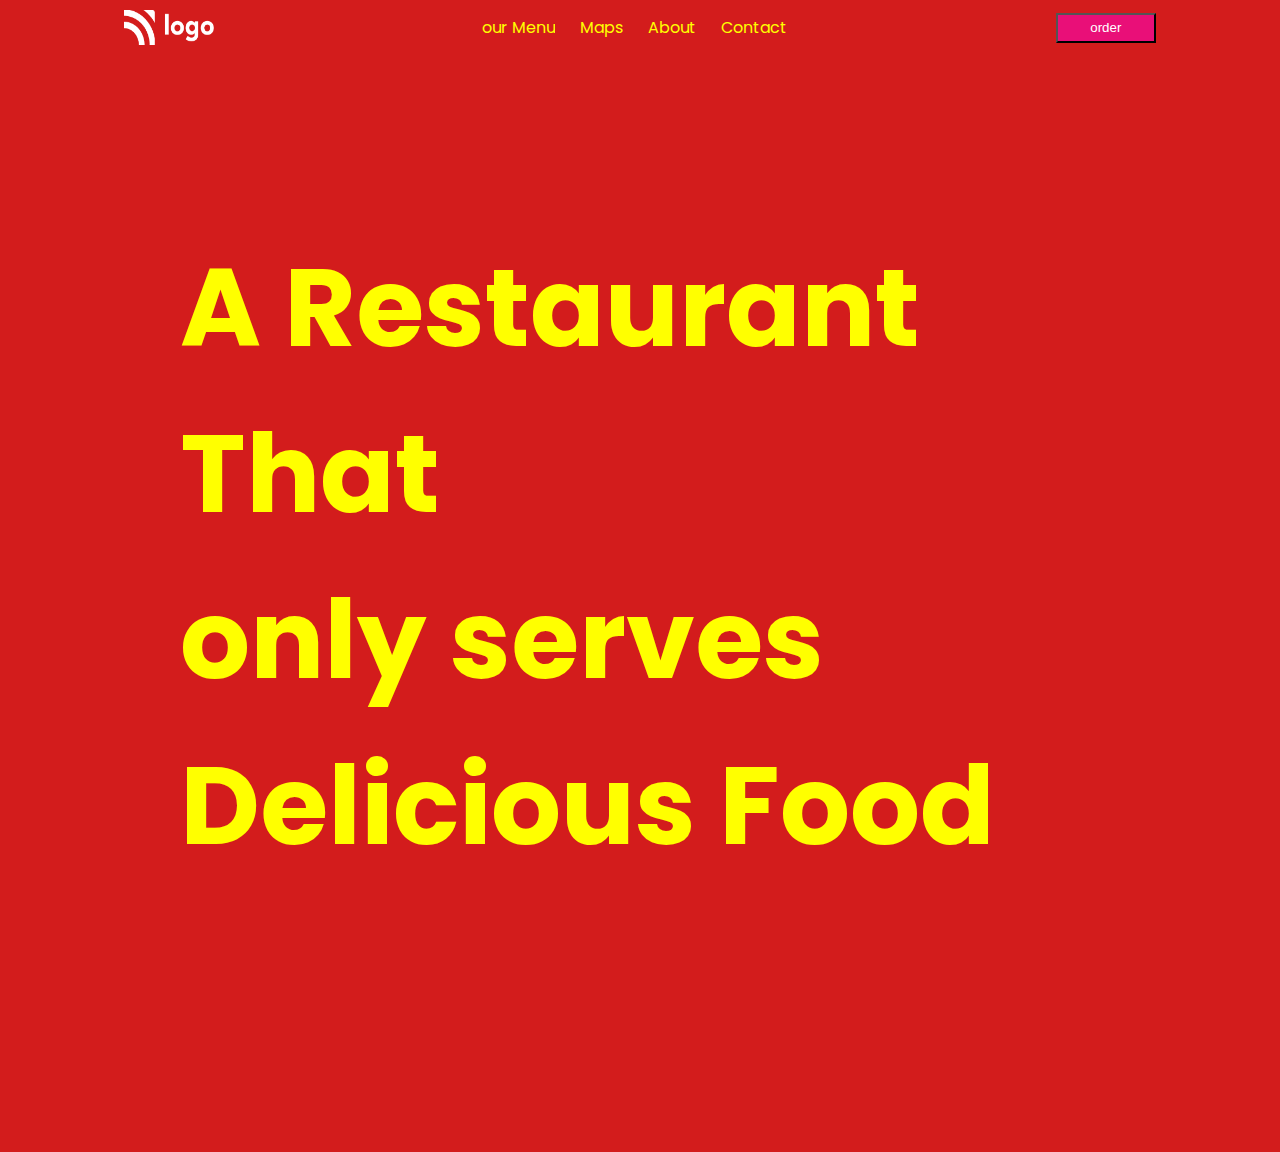
<file: 3 FEB 2023/index.html>
<!DOCTYPE html>
<html lang="en">
<head>
    <meta charset="UTF-8">
    <meta http-equiv="X-UA-Compatible" content="IE=edge">
    <meta name="viewport" content="width=device-width, initial-scale=1.0">
    <title>Restaurant</title>
    <link rel="stylesheet" href="./style.css">
    <!-- google-fonts -->
    <link rel="preconnect" href="https://fonts.googleapis.com">
<link rel="preconnect" href="https://fonts.gstatic.com" crossorigin>
<link href="https://fonts.googleapis.com/css2?family=Poppins:wght@300;500;800;900&display=swap" rel="stylesheet">
    <style>
        body{
             background-color: #d31c1c;
             font-family: 'Poppins', sans-serif;
            
        }
    </style>
</head>
<body>
    
     <!-- header -->
    <header class="header">
       <!-- logo -->
       <img src="./white-logo.png"  height="35px" width="90px" class="logo">
        <!-- menu navigation  -->
    <nav class="menu-navigation"> 
           
        <ul  class="list">

        <li>our Menu</li>
        <li> Maps</li>
        <li> About</li>
        <li>  Contact</li>

       </ul>

    </nav>
    <!-- order -->
    <button class="button-1">order</button>


    </header>
     <!-- SECTION -->
    <section  class="section">
     <h1> A Restaurant That <br> only serves <br> Delicious Food </h1>
       
     <button class="button-2"> READ OUR MENU</button>


    </section>








</body>
</html>
</file>
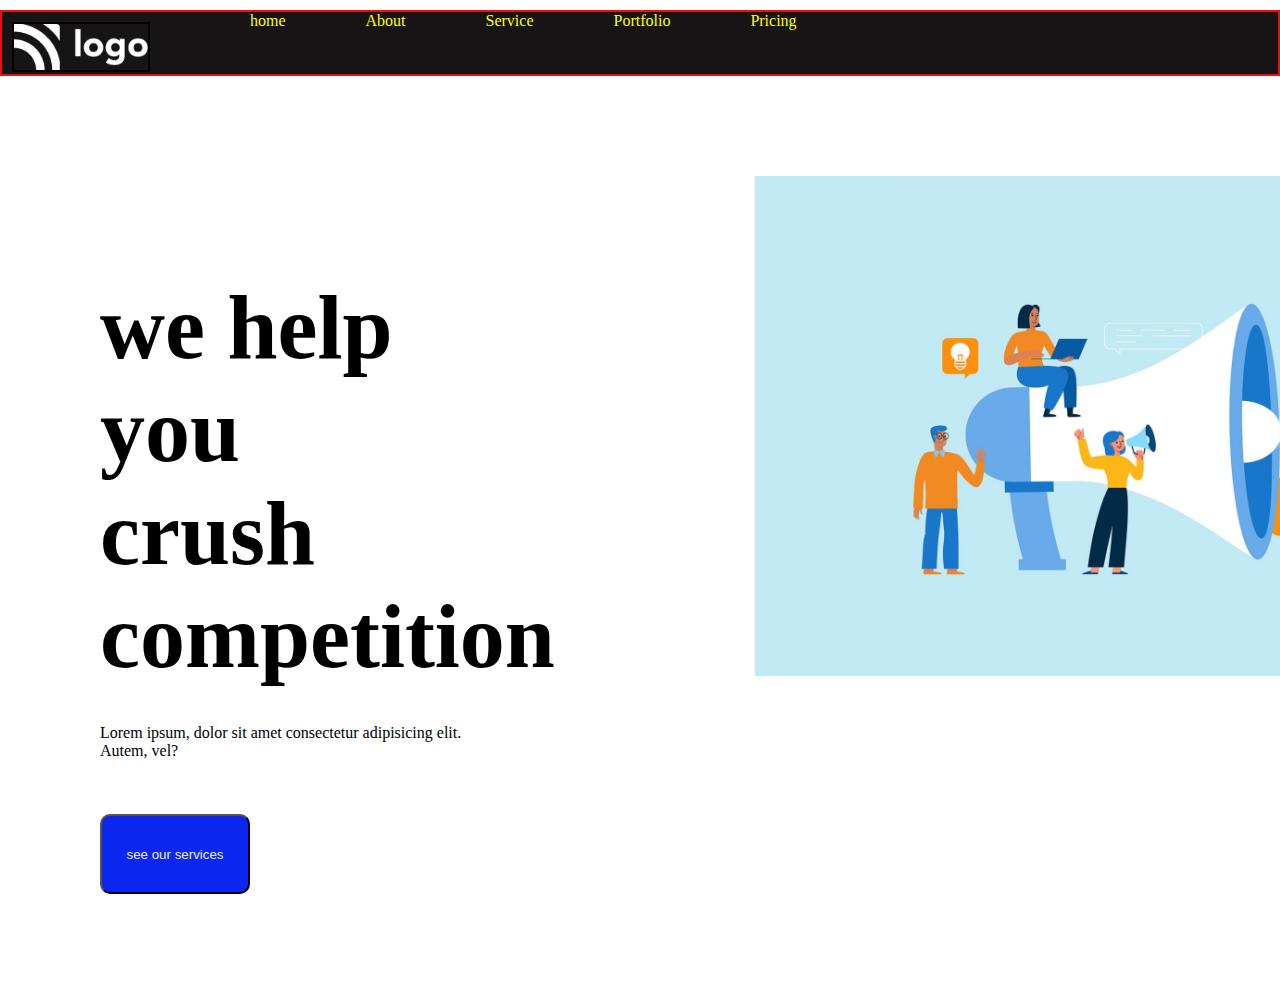
<file: 4 FEB 2023/index.html>
<!DOCTYPE html>
<html lang="en">
<head>
    <meta charset="UTF-8">
    <meta http-equiv="X-UA-Compatible" content="IE=edge">
    <meta name="viewport" content="width=device-width, initial-scale=1.0">
    <title>Service</title>
    <link rel="stylesheet" href="./style.css">
</head>
<body>
     
    <!-- header -->
    <header class="header-section" >
       
        <!-- logo -->
        <img src="./white-logo.png"  class="logo"  style="border: 2px black solid;">

        <!-- menu -->
        <ul  class="menu">
        <li> home</li>
        <li>About</li>
        <li>Service</li>
        <li>Portfolio</li>
        <li>Pricing</li>
        </ul>
        
      <button class="contect-us">contect us </button>
   
    </header>
      

    <!-- hero-section -->
    <section  class="hero-section">

       <!-- left-side -->
       <div  class="left-side">
            
        <h1>we help you <br><strong>crush</strong> <br>competition</h1>
         <br>
         <br>
         <p>Lorem ipsum, dolor sit amet consectetur adipisicing elit.<br> Autem, vel?</p>
          <br>
          <br>
          <br>
         
         
         
        <button class="button-2">  see our services </button>
    </div>

    <!-- right-side -->

    <div class="right-side">
       
        <img src="./g.jpg" alt="" height="500px">




    </div>




    </section>
       










</body>
</html>
</file>
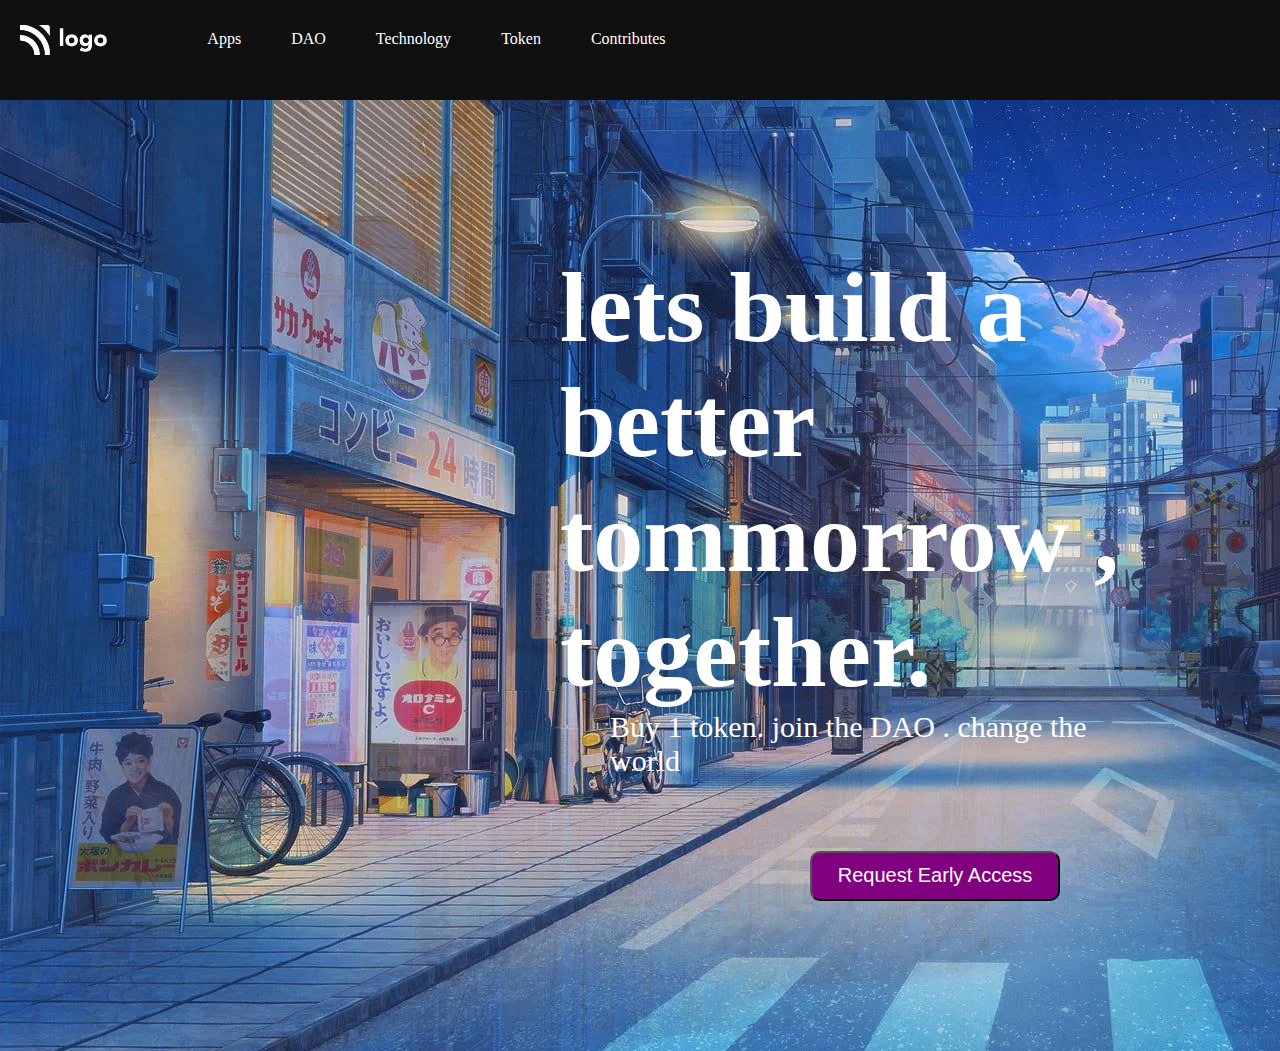
<file: 5 FEB 2023/index.html>
<!DOCTYPE html>
<html lang="en">
<head>
    <meta charset="UTF-8">
    <meta http-equiv="X-UA-Compatible" content="IE=edge">
    <meta name="viewport" content="width=device-width, initial-scale=1.0">
    <title>lofi room</title>
    <link rel="stylesheet" href="./style.css">
</head>
<body>
    <!-- header -->
    <header  class="header">
       <!-- logo -->
       <img src="./white-logo.png" class="logo">

       <!-- menu -->
       <ul class="menu">
        <li>Apps</li>
        <li>DAO</li>
        <li>Technology</li>
        <li>Token</li>
        <li>Contributes</li>
       </ul>

       <!-- button -->
       <button class="button"> Buy 1 token </button>
    </header>

    <!-- hero-section -->
    <section>
      <h1> lets build a better <br> tommorrow , together.</h1>
      <p class="small-para">Buy 1 token. join the DAO . change the world</p>
    <br>
    
      <button class="hero-btn">Request Early Access</button>
        



    </section>
       
   








</body>
</html>
</file>
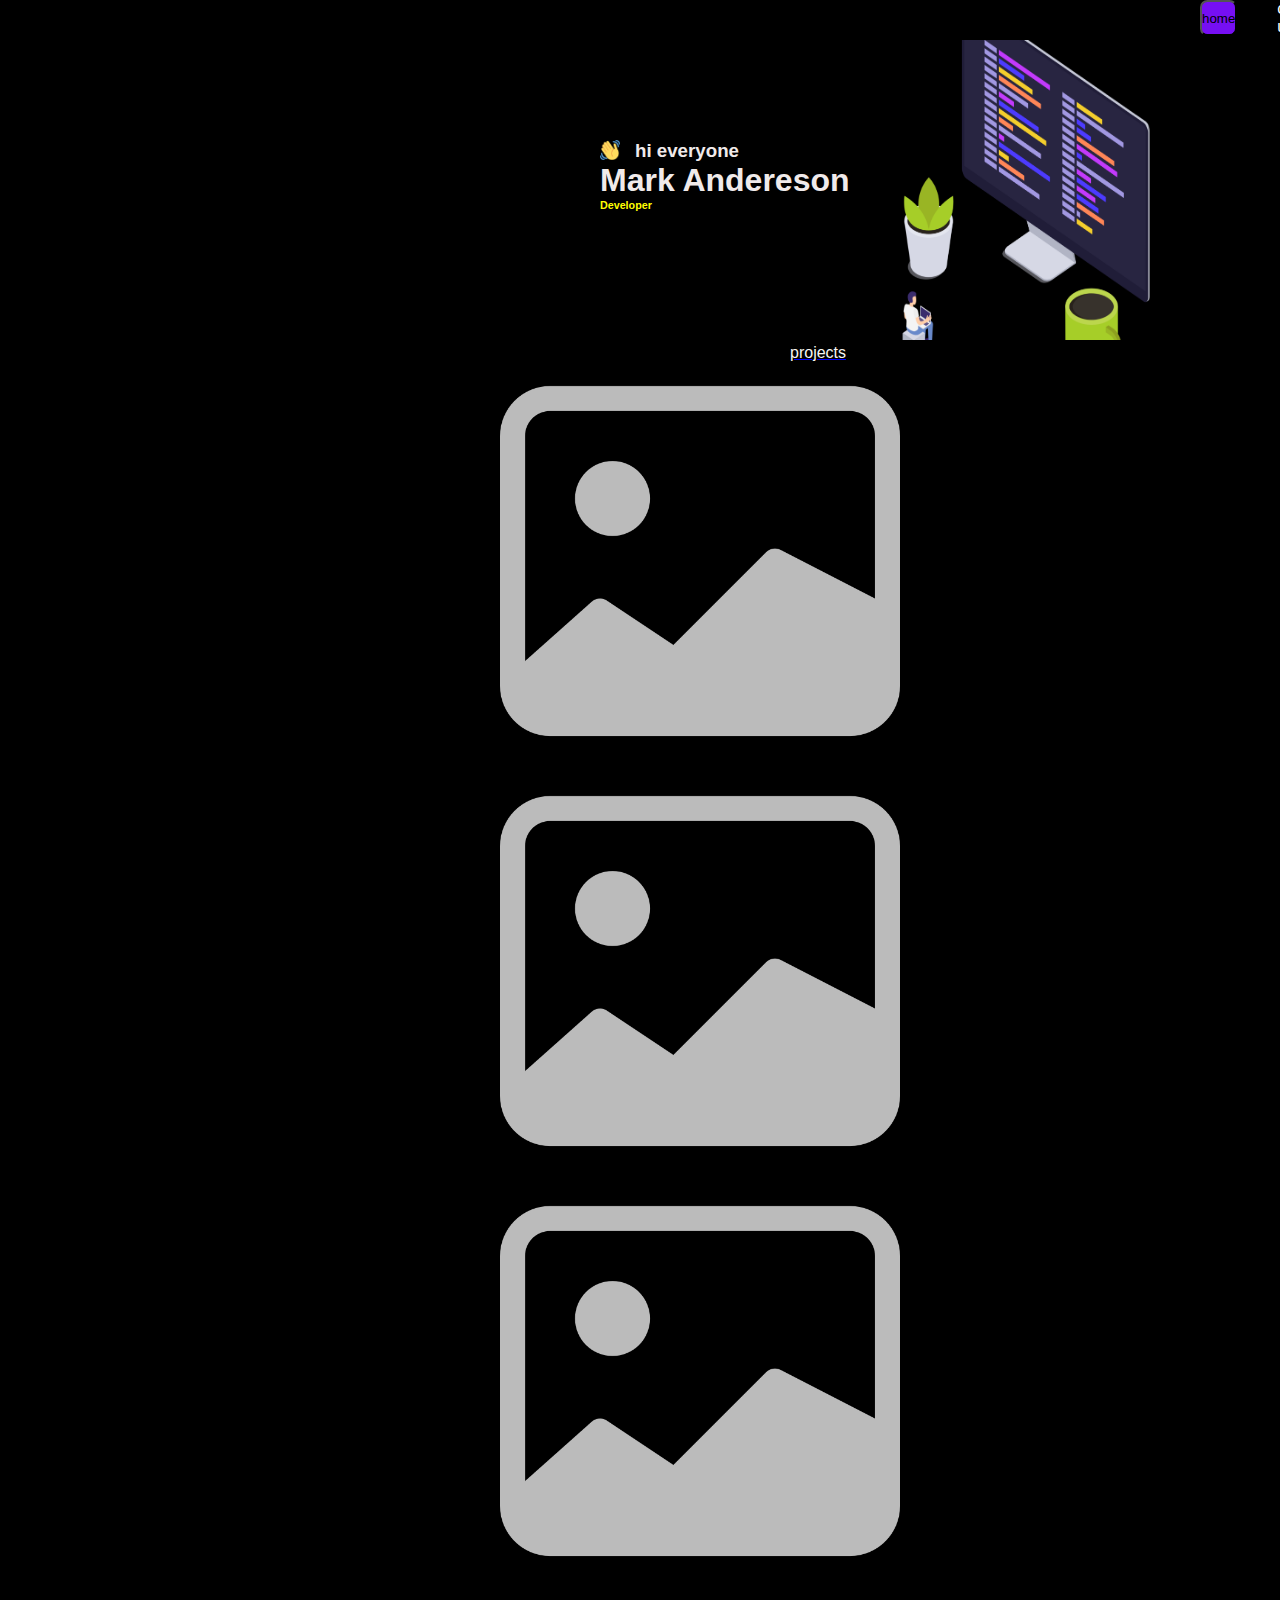
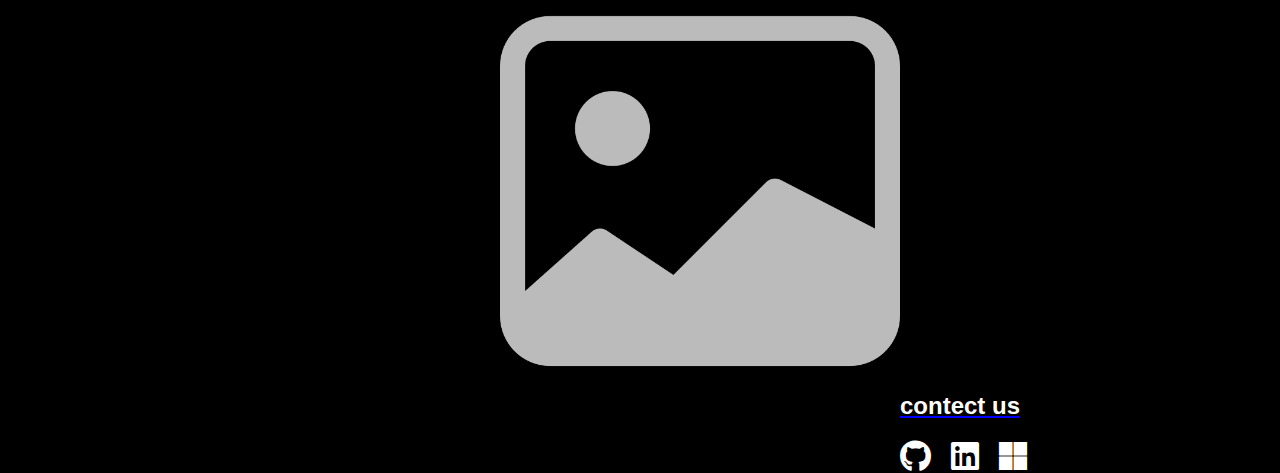
<file: 10FEB 2023/project.html>
<!DOCTYPE html>
<html lang="en">
<head>
    <meta charset="UTF-8">
    <meta http-equiv="X-UA-Compatible" content="IE=edge">
    <meta name="viewport" content="width=device-width, initial-scale=1.0">
    <title>project</title>
    <link rel="stylesheet" href="https://cdnjs.cloudflare.com/ajax/libs/font-awesome/6.3.0/css/all.min.css">

     <!-- link style -->
     <link rel="stylesheet" href="./style.css">
</head>
<body>
    <!-- header -->
    <header>
        <ul class="menu">
            <button class="home-btn">  <li>home</li> </button>
            <li>contect us </li>
            <li>project</li>
            <li> blog </li>
        </ul>

    </header>

   <!-- hero section -->
    <section>
       <div class="paragraph-1">
             <!-- left-side-1 -->
             <div class="left-side-1">
                <div class="waving-hand-hii">

                    <img src="./waving-hand.png" height="20px" width="20px" class="waving-hand">
                     <h3 style="margin-left: 15px; ">hi everyone</h3>
                </div>
                 <h1>Mark Andereson</h1>
                 <h6  style=" color: yellow;">Developer</h6>

            </div>

             <!-- right-side -->
            <div class="right-side-2">

                 <img src="./pc-image.png"  height="300px" width="250px">

            </div>


        </div>

        <p  style=" margin-left: 790px; text-decoration: underline blue;  color: rgb(246, 245, 242);">projects</p>
      
        <div  class="paragraph-2">
         
            <div class="image">
              <img src="./image.png" height="400px" width="400px">
              <img src="./image.png" height="400px" width="400px">
              <img src="./image.png" height="400px" width="400px">
              <img src="./image.png" height="400px" width="400px">

            </div>


        </div>




    </section>
    <!-- fotter -->
       <h2  class="contect-us"> contect us </h2>
    <footer>
        <div class="social-media">


            <li style="color: white; list-style: none;"><i class="fa-brands fa-github fa-2x"></i></li>
            <li  style="color: white; list-style: none;"><i class="fa-brands fa-linkedin fa-2x"></i></li>
            <li  style="color: white; list-style: none;"><i class="fa-brands fa-microsoft fa-2x"></i></li>


        </div>
     


    </footer>
    


</body>
</html>
</file>
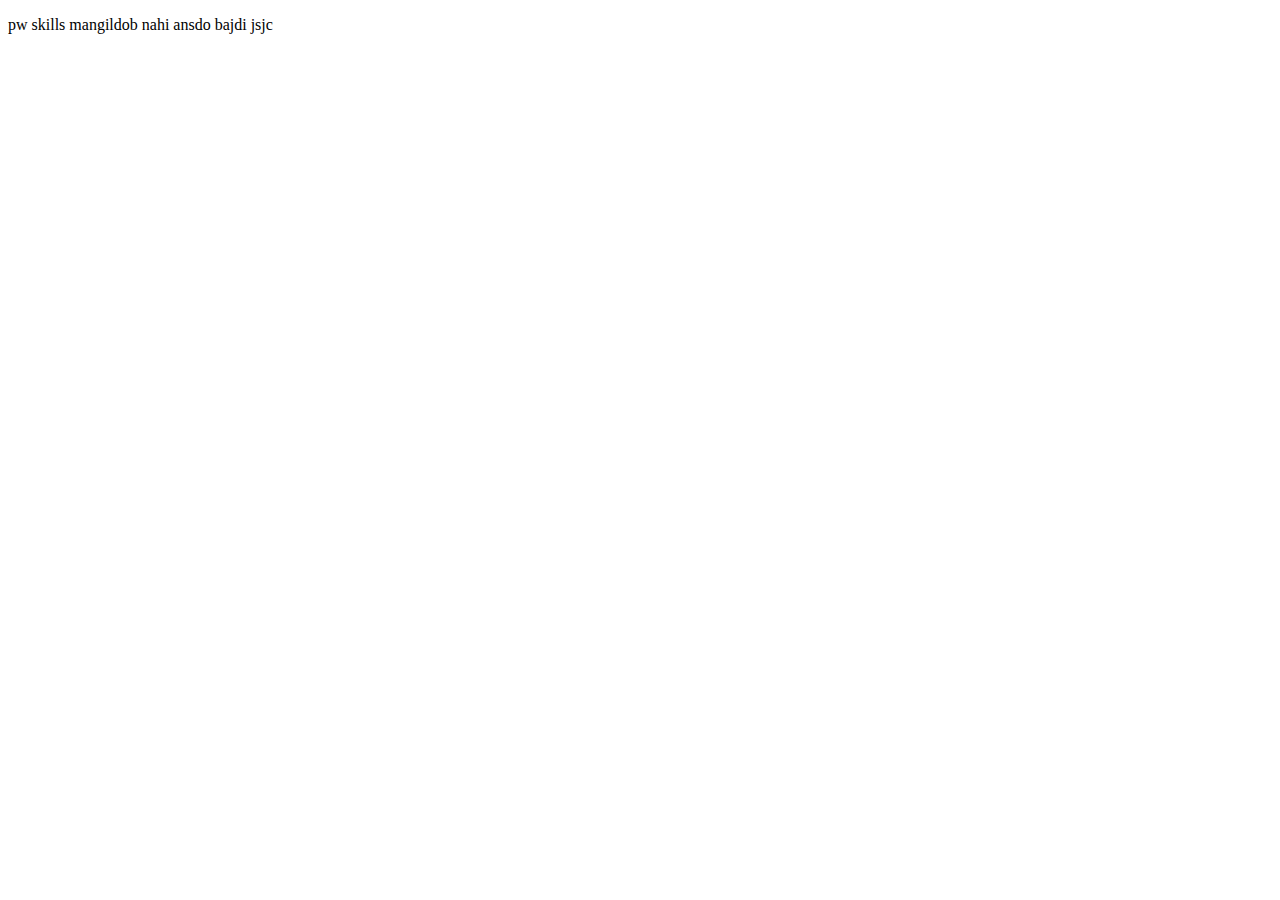
<file: 6 FEB 2023/class1.html>
<!DOCTYPE html>
<html lang="en">
<head>
    <meta charset="UTF-8">
    <meta http-equiv="X-UA-Compatible" content="IE=edge">
    <meta name="viewport" content="width=device-width, initial-scale=1.0">
    <title>class1[ meta tag]</title>
      <!-- meta tag for seo ( serch engine optimization) -->
    <meta  name="keyword" content=" html , java , css , node.js, backend, python"/>
    <meta name="author"  content="Anurag tiwari"/>
    <meta http-equiv="refresh"  content="5; url=https://www.facebook.com/" />


</head>
<body>

    <p>pw skills   mangildob nahi ansdo bajdi jsjc </p>
   



</body>
</html>
</file>
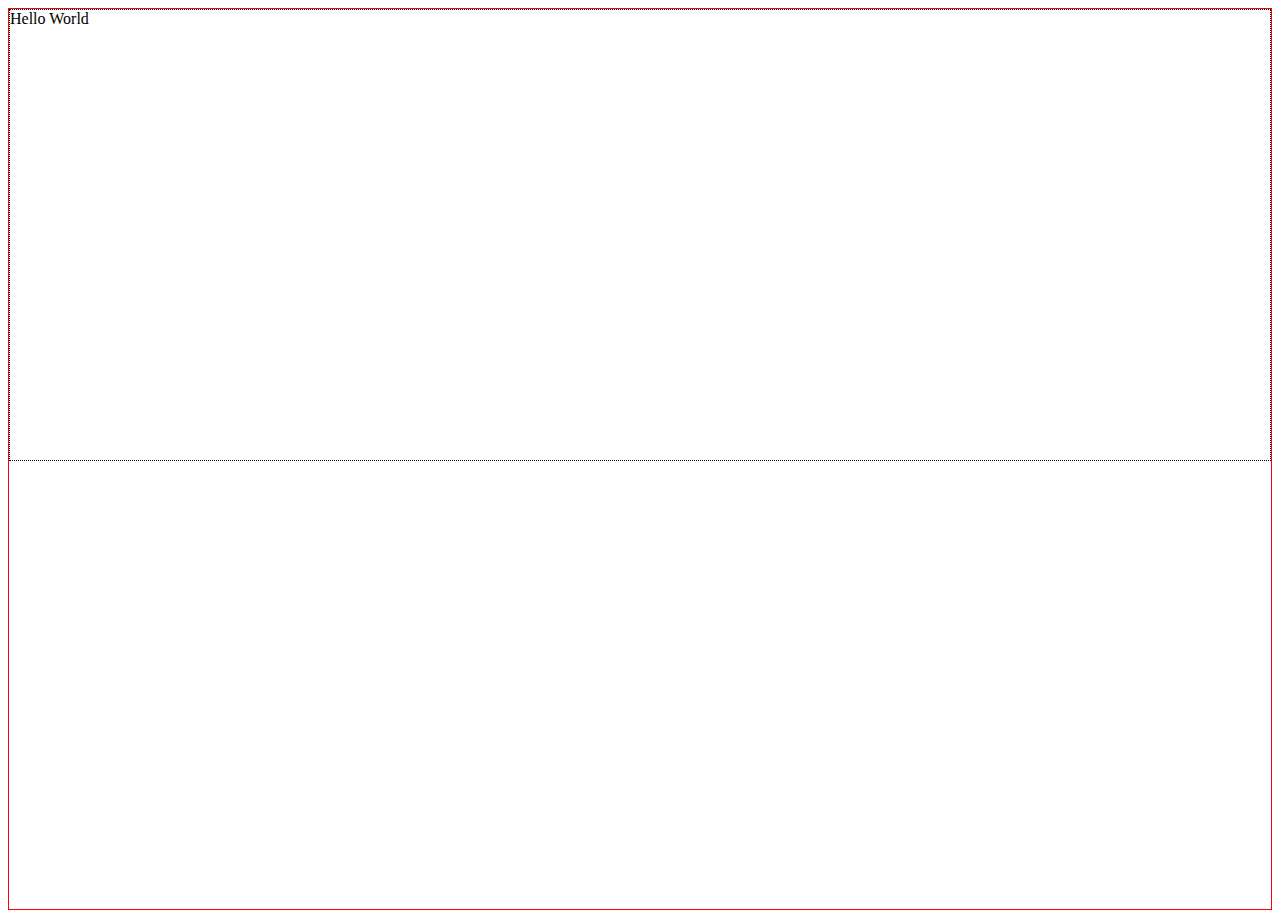
<file: 7 FEB 2023/7feb.html>
<!-- Types of CSS Unit

1. Absolute

2. Relative

Most Commonly used CSS units

1. px
2. em
3. rem
4. percentage
5. vw
6. vh -->

<!DOCTYPE html>
<html lang="en">
<head>
    <meta charset="UTF-8">
    <meta http-equiv="X-UA-Compatible" content="IE=edge">
    <meta name="viewport" content="width=device-width, initial-scale=1.0">
    <title>class1[css units ]</title>
</head>
<body>
    
    <!DOCTYPE html>
<html lang="en">
  <head>
    <meta charset="UTF-8" />
    <meta http-equiv="X-UA-Compatible" content="IE=edge" />
    <meta name="viewport" content="width=device-width, initial-scale=1.0" />
    <title>units</title>
    <style>
      section {
        border: 1px solid red;
        /* width: 50%; */
        height: 100vh;
        /* font-size: 10px; */
      }
      main {
        border: 1px dotted black;
        /* width: 50%; */
        height: 50vh;
        font-size: 1em;
        /* rem=> 16px */
      }
    </style>
  </head>
  <body>
    <section>
      <main>Hello World</main>
    </section>
  </body>
</html>

    
</body>
</html>
</file>
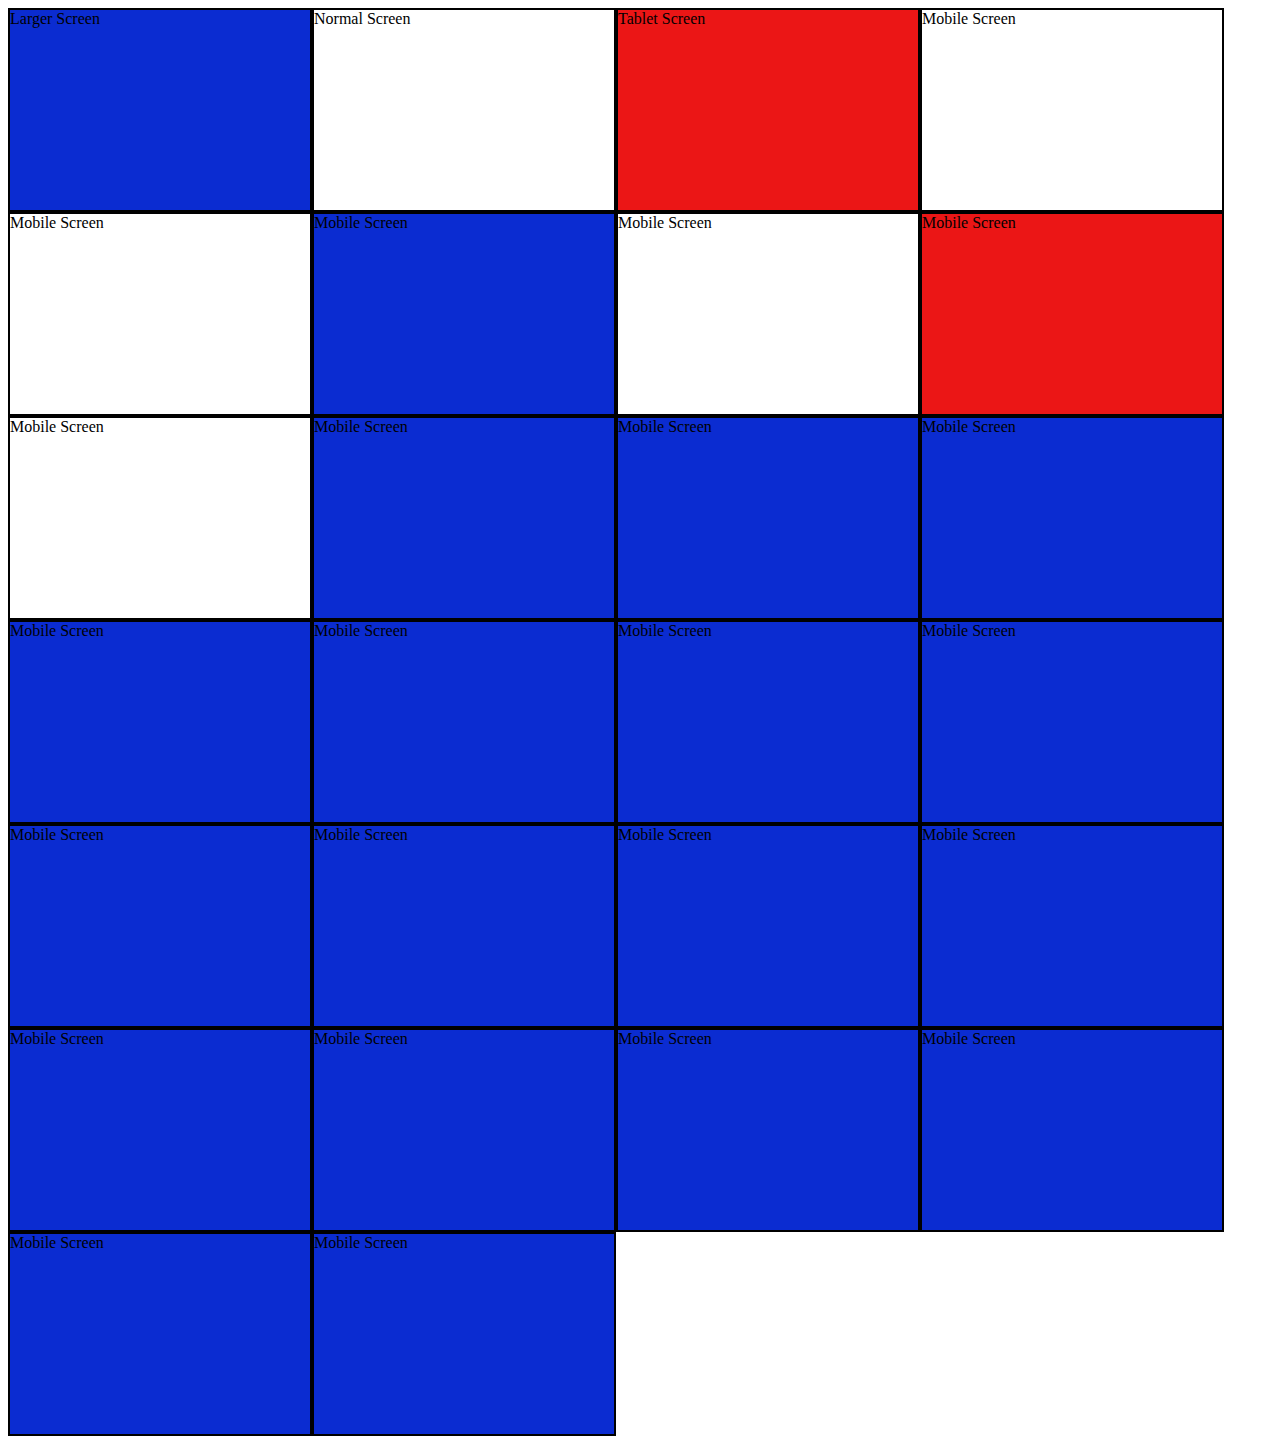
<file: 8 FEB 2023/8feb.html>
<!DOCTYPE html>
<html lang="en">
<head>
    <meta charset="UTF-8">
    <meta http-equiv="X-UA-Compatible" content="IE=edge">
    <meta name="viewport" content="width=device-width, initial-scale=1.0">
    <title>media-query</title>
    <style>
        
          /* 
        Larger Screen: 1440px
        Normal Screen: 1024px
        Tablet Screen: 768px
        Mobile Screen: 425px
      */
      .contain{
        display: flex;
        /* ********most imp property***************  */
        flex-wrap: wrap;
      }
    .box{
        border: 2px solid black;
        height: 200px;
        width: 300px;
    }

    .box1{
        background-color: #0b2cd1;
    }

    .box3{
     background-color: #eb1616;
    }

    @media screen and (max-width:425px) { 
    
        .contain{
            display: flex;
            flex-direction: column ;
        }

        .box{
          height: 100px;
          width: 100px;
          border-radius: 50%;
        }
 }

 @media screen and (max-width: 768px) {
     
  .contain{
    display: flex;
    flex-direction: column;
  }


 }


    </style>
</head>
<body>

    
     <div class="contain">
       <div class="box  box1">Larger Screen</div>
       <div class="box  box2">Normal Screen</div>
       <div class="box  box3">Tablet Screen</div>
       <div class="box  box4">Mobile Screen</div>
       <div class="box  box4">Mobile Screen</div>
       <div class="box  box1">Mobile Screen</div>
       <div class="box  box4">Mobile Screen</div>
       <div class="box  box3">Mobile Screen</div>
       <div class="box  box4">Mobile Screen</div>
       <div class="box  box1">Mobile Screen</div>
       <div class="box  box1">Mobile Screen</div>
       <div class="box  box1">Mobile Screen</div>
       <div class="box  box1">Mobile Screen</div>
       <div class="box  box1">Mobile Screen</div>
       <div class="box  box1">Mobile Screen</div>
       <div class="box  box1">Mobile Screen</div>
       <div class="box  box1">Mobile Screen</div>
       <div class="box  box1">Mobile Screen</div>
       <div class="box  box1">Mobile Screen</div>
       <div class="box  box1">Mobile Screen</div>
       <div class="box  box1">Mobile Screen</div>
       <div class="box  box1">Mobile Screen</div>
       <div class="box  box1">Mobile Screen</div>
       <div class="box  box1">Mobile Screen</div>
       <div class="box  box1">Mobile Screen</div>
       <div class="box  box1">Mobile Screen</div>
    </div>


    




</body>
</html>
</file>
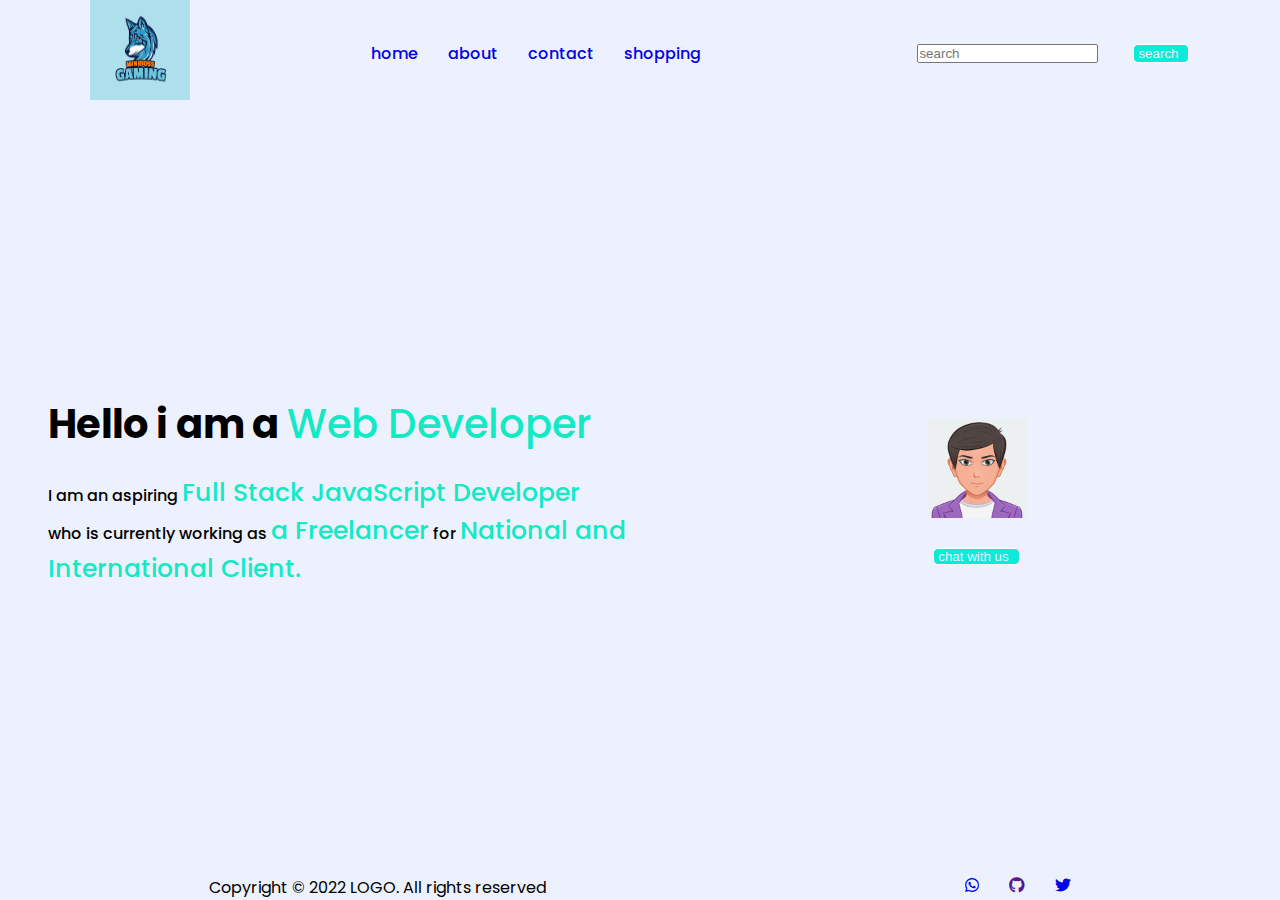
<file: CLASS1/project1.html>
<!DOCTYPE html>
<html lang="en">
<head>
    <meta charset="UTF-8">
    <meta http-equiv="X-UA-Compatible" content="IE=edge">
    <meta name="viewport" content="width=device-width, initial-scale=1.0">
    <title>project-1</title>
    <!-- external css -->
    <link rel="stylesheet" href="./style.css">
    <!-- google fonts  -->
    <link rel="preconnect" href="https://fonts.googleapis.com">
<link rel="preconnect" href="https://fonts.gstatic.com" crossorigin>
<link href="https://fonts.googleapis.com/css2?family=Poppins:wght@400;500;600;700&display=swap" rel="stylesheet">
  
  <!-- font awesome  cdn link  -->
  <link rel="stylesheet" href="https://cdnjs.cloudflare.com/ajax/libs/font-awesome/6.2.1/css/all.min.css">
</head>
<body>
    <!-- header -->
    <header>
        <nav>

               <!-- logo -->
            <div  class="logo" id="logo-png">
               <img src="./logo.png" alt="" srcset=""  >
            </div>
                 <!-- navigation -->
                <ul>  <!--use google awesome --> 
                    <li><a href="#">home</a></li>
                    <li><a href="#">about</a></li>
                    <li><a href="#">contact</a></li>
                    <li><a href="#">shopping</a></li>
                </ul>
             <!-- search box -->
                 <div class="search-area">

                      <label for="search"></label>
                      <input type="text" placeholder="search" id="search">
                      <button>search</button>
                </div>

         </nav>
                 

    </header>

     <!-- hero section  -->
    <section  class="hero-section">
        <!-- left div context -->
        <div class="hero-left-section">
            <h1>Hello i am a  <span> Web Developer</span></h1>
            <p> 
                I am an aspiring <span>Full Stack JavaScript Developer</span> 
                 <br>
                who is currently working as <span>a Freelancer</span> for
                <span> National and
                <br>
                  International Client.</span>

            </p>
        </div>
         <!-- right side div content -->
        <div class="hero-right-section">
            <img src="./avtar.png" alt="" srcset="" >
            <!-- chat button -->
            <div >
               <button class="hero-right-section-btn">chat with us</button>
            </div>
        </div>
         

    </section>

    <!-- footer -->
    <footer>
        <div  class="footer">
            <!-- footer text -->
            <p>Copyright © 2022 LOGO. All rights reserved</p>

            <!-- social media -->
            <ul  class="social-media">
                <li><a href="#"><i class="fa-brands fa-whatsapp"></i></a></li>
                <li><a href=""><i class="fa-brands fa-github"></i></a></li>
                <li><a href="#"><i class="fa-brands fa-twitter"></i></a></li>
            </ul>
        </div>
    </footer>
    



</body>
</html>
</file>
<file: 3 FEB 2023/style.css>
*{
    margin: 0px;
    padding: 0px;
     overflow: hidden;
     box-sizing: border-box;
}


body{
     background-image: url('https://raw.githubusercontent.com/pwlive/fullstackwebdevelopment/main/Assignment_01(HTML%2BCSS)/assets/pexels-maxyne-barcel-10402282%201.png');
     background-repeat: no-repeat;
     background-size: cover;
     height: 100vh;
     width: 100vw;
     justify-content: space-between;
     flex-direction: column;
           
}

.header{
    
    display: flex; 
    gap: 20px;
    justify-content:space-around;
    align-items: center;
    margin-top: 10px;
}

.list{
    display: flex;
    gap: 25px;
    justify-content: center;
    color: yellow;
}

.button-1{
    background-color: #e90f78;
    height: 30px;
    width: 100px;
    color: white;
}

.section{
    margin:180px;
    font-size: 55px;
}

.section h1 {
    color: yellow;
}

.button-2{
    background-color: #e90e86;
    margin-left: 100px;
     height: 50px ;
     width: 150px;
     
}
</file>
<file: 4 FEB 2023/style.css>
*{
     margin: 0px;
     padding: 0px;
     box-sizing: border-box;
    }




.header-section{
    display:flex;
    margin-top: 10px;
    margin-bottom: 100px;
     border: #ed0f0f 2px solid;
    background-color: #161414;
    color: yellow;
}

.menu{
    display: flex;
    gap: 80px;
    list-style: none;
    margin-left: 100px;
}

.contect-us{
    margin-left: 700px;
    background-color: #0854eb;
    color: white;
    height:50px ;
    width: 100px;
    margin-top: 12px;
}
.logo{
    height: 50px;
    width: 150px;
    margin-left: 10px;
    margin-top: 10px;
}

.hero-section{
     display: flex;
     gap: 100px;
    }
    
.left-side h1{
    font-size: 90px;
}

.button-2{
    height: 80px;
    width: 150px;
    color: #ecedf0;
    background-color: #0b26ee;
    border-radius:10px ;


}
.left-side{
    margin: 100px;
    
    
    
}
</file>
<file: 5 FEB 2023/style.css>
*{
    margin: 0px;
    padding: 0px;
    box-sizing: border-box;
}

body{
    background-image: url(./background.imgage.jpeg);

}

.header{
     display: flex;
     background-color: #111010;
     gap: 100px;
     height: 100px;


}

.menu{
   display: flex;
   gap: 50px;
   list-style: none;
    color: white;
    margin-top: 30px;
}

.button{
    color: white;
    background-color: #ea17cb;
    height: 30px;
    width: 100px;
    border-radius: 10px;
    margin-top: 30px;
    margin-left: 750px;
}

.logo{
    height: 30px;
    width: 100px;
    margin-top: 25px;
    margin-left: 20px;
}

section{
    padding: 150px;
    margin-left: 410px;
    font-size: 50px;
    color: white;
}
.small-para{
    font-size: 30px;
    margin-left: 50px;
}

.hero-btn{
    background-color: purple;
    color: white;
    height: 50px;
    width: 250px;
    font-size: 20px;
    border-radius: 10px;
    margin-left: 250px;
    font-weight: 900px;
}
</file>
<file: 10FEB 2023/style.css>
*{
    margin: 0px;
    padding: 0px;
    box-sizing: border-box;
}

body{
    font-family: 'Segoe UI', Tahoma, Geneva, Verdana, sans-serif;
    background-color: black;
}

.menu{
    list-style: none;
    display: flex;
    gap: 40px ;
    font-weight: 900px;
    margin-left: 1200px;
    
    
    color: white;
    
}

header{
    background-color: black;
    height: 40px;
    
}

.home-btn{
    background-color: #760ff3;
    border-radius: 20%;
    width: 70px;
}

/* paragraph-1 */
.paragraph-1{
    display: flex;
    gap: 50px;
}

.left-side-1{
    color: rgb(240, 234, 234);
    margin-left: 600px;
    margin-top: 100px;
}

.waving-hand-hii{
    display: flex;
}

.image{
    display: flex;
    flex-wrap: wrap;
    margin-left: 500px;
    gap: 10px;
}

.social-media{
    display: flex;
    gap: 20px;
    margin-left: 900px;
    margin-top: 20px;
}

.contect-us{
    color: white;
    margin-left: 900px; 
    text-decoration: underline blue;
}

@media screen and (max-width: 600px ) {
    
    
    .social-media{
        display: flex;
        gap: 20px;
        margin-left: 500px;
        margin-top: 20px;
    }
    
    .contect-us{
        color: rgb(202, 230, 17);
        margin-left: 500px; 
        text-decoration: underline rgb(255, 0, 0);
    }

    
.menu{
    list-style: none;
    display: flex;
    gap: 40px ;
    font-weight: 900px;
    margin-left: 500px;
    
    
    color: white;
    
}

.image{
    display: flex;
    flex-direction: column;
    margin-left: 200px;
    gap: 10px;
    
}

}
</file>
<file: CLASS1/style.css>
/*  complusary work for making any website : jo bhi default setting hai inko hattane ke leye use karte hai  */
 *{
  margin: 0px;
  padding: 0px;
  overflow: hidden;
  /* sbka size barabar rahe koi bhi small ya large na ho ,
  agar value ko dal kar bar-2 check nahi karna chahte box chota hai ya bada  */
  box-sizing: border-box;
 }
 /* complusary work */
 body{
 
     font-family: 'Poppins', sans-serif;
     height: 100vh; /*view height*/
     width: 100vw; /* view width*/
     background-color:  #edf1fd;
     display: flex;
     flex-direction: column;
     /* header // section // footer */
     justify-content: space-between;

 
 }

 li{
  /* for remove under-line from text like home, about e.tc  */
  list-style: none;
  cursor: pointer;
 }
 a{
  /* for remove under-line from text like home, about e.tc  */
  text-decoration: none;
 }
 button{
  /* colorZilla use for chrome extension */
  background-color: #0eead8;
  padding-left: 4px;
  padding-right: 10px;
  color: #edf1fd;
  border: 1px solid white;
  border-radius: 5px;
  font-weight: 600px;
  width: fit-content;
 }
 /* button ko touch karne per  ye effect dekhe ga  */
 button:hover{
  background-color: #f6eded;
  color: black;
  border: 1px solid black;
 }

 nav{
  display: flex;
  width: 100%;
  /* for x-axis */
  align-items: center;
  justify-content: space-around;

 }
 #logo-png  img:first-child{
    
height: 100px;  
width: 100px;
   
 }

 nav ul {
  display: flex;
  align-items: center;
  gap: 30px;
  font-weight:500;
 }

 nav ul li:hover{
  text-decoration: underline;
  font-weight: 600;
 }

 .search-area{
  display: flex;
  gap: 35px;
 }

 /* input{
  padding: 100px;
 } */

 .hero-section{
  display: flex;
  align-items: center;
  /* imp : adjust ke leye  */
  justify-content: space-around;

 }
 .hero-left-section h1{
      font-size: 40px;
      margin-bottom: 20px;
      font-weight: 700;
 }

 .hero-left-section h1 span{
  color: rgb(20, 233, 197);
  /* for bold */
  font-weight: 500;
  font-size: 2.5rem;
 }

 .hero-left-section p {
  font-weight:500 ;
 }

 .hero-left-section p span{
    color: rgb(20, 233, 197);
    font-weight: 500;
    font-size: 25px;
 }

 .hero-right-section{
  display: flex;
  flex-direction: column;
  width: 40%;
  justify-content: center;
  align-items: center;
  gap: 30px;
 }

 .hero-right-section-btn {
  display: flex;
  align-items: center;
  gap: 30px;
}

.hero-right-section  img:first-child{
    height: 100px;
    width: 100px;
}

.footer{
  display: flex;
  align-items: center;
  /* imp:  gap btw two item */
  justify-content: space-around;
}

.social-media{
  display: flex;
  gap: 30px;
  /* justify-content: end; */
  align-items: end;
}

.footer p ul li a i:hover{
  color: yellow;
}


.footer p {
  font-weight: 500px;
}
</file>
